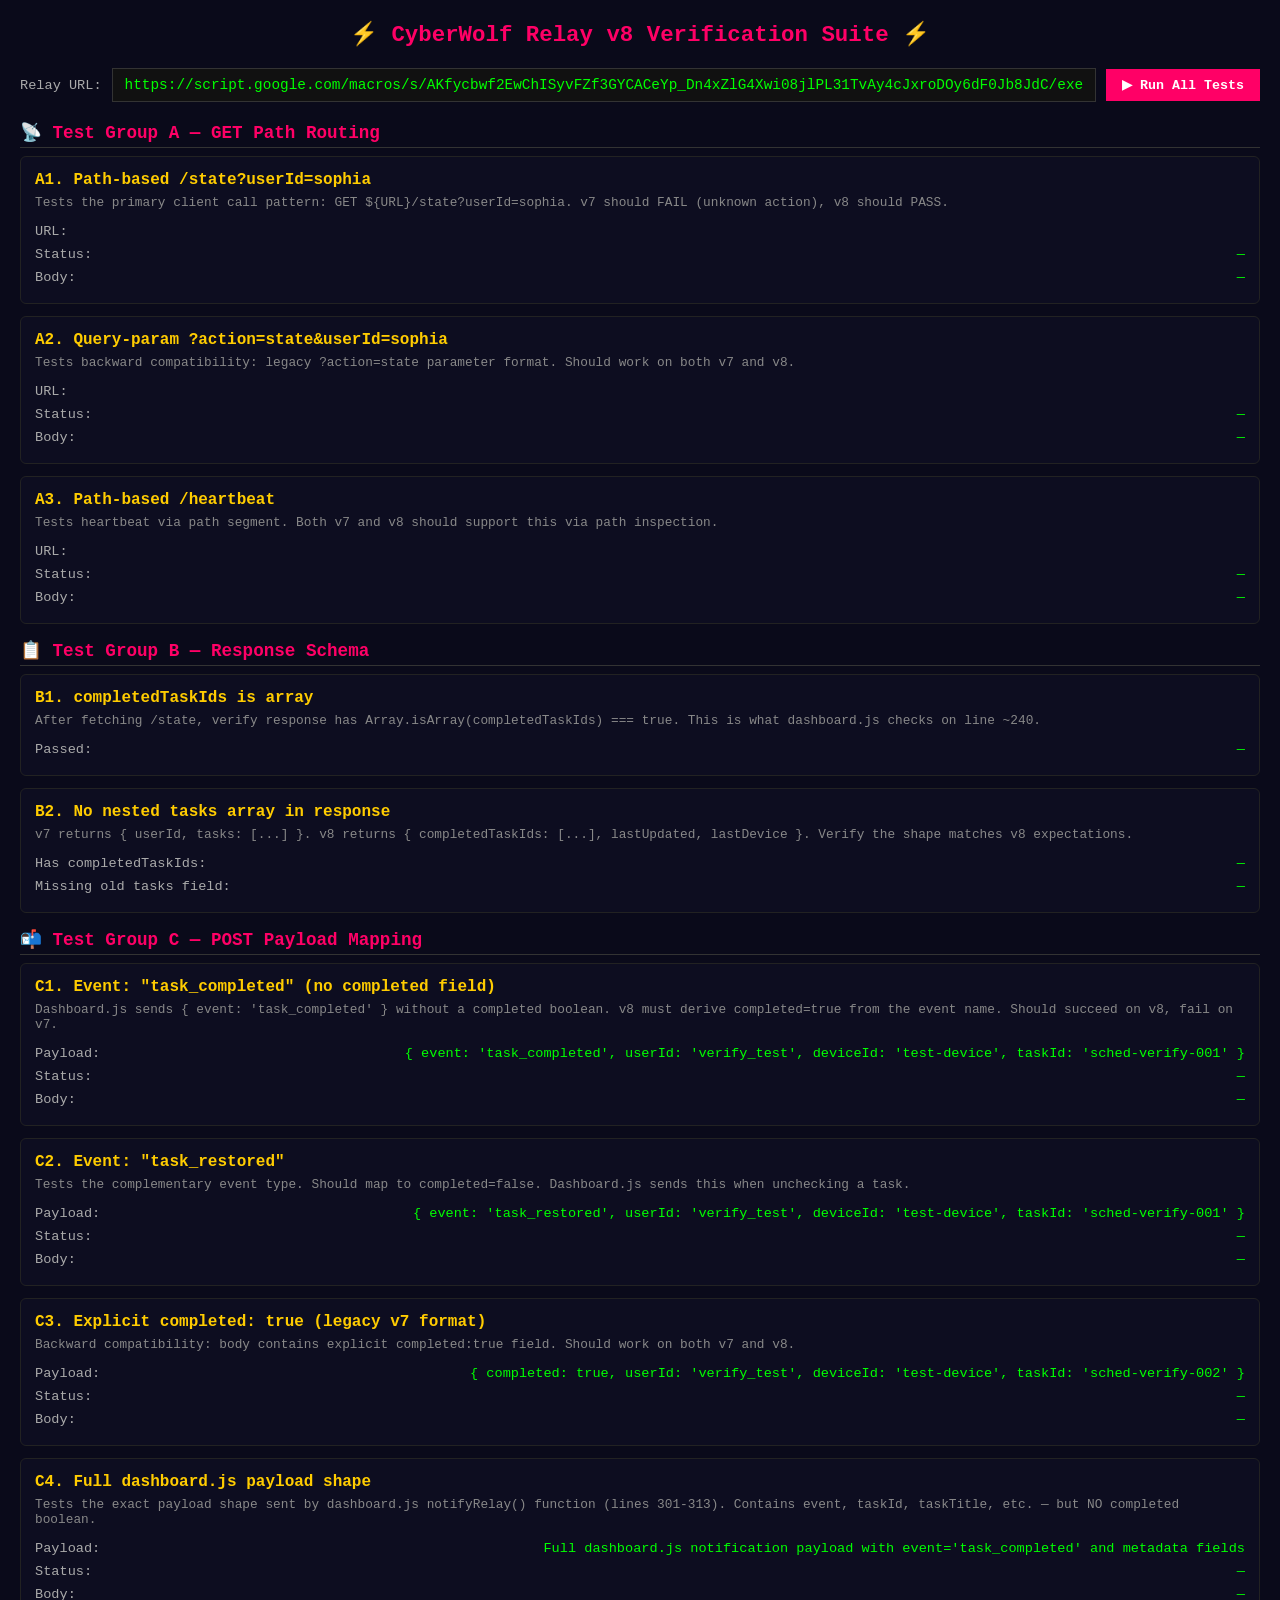
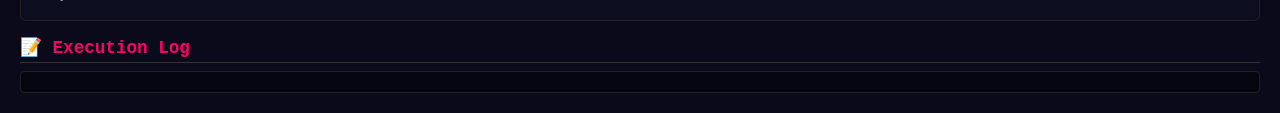
<file: docs/relay/verification_test_v8.html>
<!DOCTYPE html>
<html lang="en">
<head>
<meta charset="UTF-8">
<meta name="viewport" content="width=device-width, initial-scale=1.0">
<title>CyberWolf Relay v8 Verification</title>
<style>
  * { box-sizing: border-box; margin: 0; padding: 0; }
  body { font-family: 'Courier New', monospace; background: #0a0a1a; color: #00ff88; padding: 20px; min-height: 100vh; }
  h1 { text-align: center; color: #ff0066; margin-bottom: 20px; font-size: 1.4em; }
  h2 { color: #ff0066; margin: 16px 0 8px; font-size: 1.1em; border-bottom: 1px solid #333; padding-bottom: 4px; }
  .config-bar { display: flex; gap: 10px; align-items: center; margin-bottom: 20px; flex-wrap: wrap; }
  .config-bar label { color: #aaa; font-size: 0.85em; }
  .config-bar input { background: #111; border: 1px solid #333; color: #0f0; padding: 8px 12px; font-family: inherit; font-size: 0.9em; flex: 1; min-width: 300px; }
  .config-bar button { background: #ff0066; color: white; border: none; padding: 8px 16px; cursor: pointer; font-family: inherit; font-weight: bold; }
  .config-bar button:hover { background: #ff3388; }
  .test-group { background: #0d0d20; border: 1px solid #222; border-radius: 6px; padding: 14px; margin-bottom: 12px; }
  .test-name { font-weight: bold; color: #ffcc00; margin-bottom: 6px; }
  .test-desc { color: #888; font-size: 0.8em; margin-bottom: 10px; }
  .test-row { display: flex; justify-content: space-between; align-items: center; padding: 4px 0; font-size: 0.85em; }
  .test-label { color: #aaa; }
  .test-value { color: #0f0; word-break: break-all; text-align: right; max-width: 70%; }
  .PASS { color: #00ff88 !important; }
  .FAIL { color: #ff3344 !important; }
  .RUNNING { color: #ffcc00 !important; }
  .status-badge { display: inline-block; padding: 1px 8px; border-radius: 3px; font-size: 0.75em; font-weight: bold; }
  .badge-pass { background: #003322; color: #00ff88; }
  .badge-fail { background: #330011; color: #ff3344; }
  .badge-run { background: #333300; color: #ffcc00; }
  .log-area { background: #050510; border: 1px solid #222; border-radius: 4px; padding: 10px; max-height: 200px; overflow-y: auto; font-size: 0.78em; color: #888; line-height: 1.5; }
  .log-entry { padding: 2px 0; }
  .log-entry.ok { color: #00ff88; }
  .log-entry.err { color: #ff3344; }
  .log-entry.info { color: #8888ff; }
  .btn-row { display: flex; gap: 10px; margin: 16px 0; }
  .btn { padding: 10px 20px; border: none; border-radius: 4px; cursor: pointer; font-family: inherit; font-weight: bold; font-size: 0.9em; }
  .btn-primary { background: #ff0066; color: white; }
  .btn-primary:hover { background: #ff3388; }
  .btn-secondary { background: #222; color: #0f0; border: 1px solid #444; }
  .btn-secondary:hover { background: #333; }
  .summary { background: #0d0d20; border: 2px solid #333; border-radius: 8px; padding: 16px; margin-top: 16px; }
  .summary-title { color: #ff0066; font-size: 1.1em; margin-bottom: 8px; }
  .summary-score { font-size: 2em; font-weight: bold; text-align: center; margin: 12px 0; }
  .score-good { color: #00ff88; }
  .score-warn { color: #ffcc00; }
  .score-bad { color: #ff3344; }
  code { background: #1a1a2e; padding: 2px 6px; border-radius: 3px; font-size: 0.85em; }
</style>
</head>
<body>

<h1>⚡ CyberWolf Relay v8 Verification Suite ⚡</h1>

<div class="config-bar">
  <label for="relay-url">Relay URL:</label>
  <input id="relay-url" type="text" value="https://script.google.com/macros/s/AKfycbwf2EwChISyvFZf3GYCACeYp_Dn4xZlG4Xwi08jlPL31TvAy4cJxroDOy6dF0Jb8JdC/exec" placeholder="Enter your Apps Script web app URL">
  <button onclick="runAllTests()">▶ Run All Tests</button>
</div>

<!-- TEST GROUP 1: GET Routing -->
<h2>📡 Test Group A — GET Path Routing</h2>

<div class="test-group" id="tg-routing1">
  <div class="test-name">A1. Path-based /state?userId=sophia</div>
  <div class="test-desc">Tests the primary client call pattern: GET ${URL}/state?userId=sophia. v7 should FAIL (unknown action), v8 should PASS.</div>
  <div class="test-row"><span class="test-label">URL:</span><span class="test-value" id="r-a1"></span></div>
  <div class="test-row"><span class="test-label">Status:</span><span class="test-value" id="r-a1-status">—</span></div>
  <div class="test-row"><span class="test-label">Body:</span><span class="test-value" id="r-a1-body">—</span></div>
</div>

<div class="test-group" id="tg-routing2">
  <div class="test-name">A2. Query-param ?action=state&userId=sophia</div>
  <div class="test-desc">Tests backward compatibility: legacy ?action=state parameter format. Should work on both v7 and v8.</div>
  <div class="test-row"><span class="test-label">URL:</span><span class="test-value" id="r-a2"></span></div>
  <div class="test-row"><span class="test-label">Status:</span><span class="test-value" id="r-a2-status">—</span></div>
  <div class="test-row"><span class="test-label">Body:</span><span class="test-value" id="r-a2-body">—</span></div>
</div>

<div class="test-group" id="tg-routing3">
  <div class="test-name">A3. Path-based /heartbeat</div>
  <div class="test-desc">Tests heartbeat via path segment. Both v7 and v8 should support this via path inspection.</div>
  <div class="test-row"><span class="test-label">URL:</span><span class="test-value" id="r-a3"></span></div>
  <div class="test-row"><span class="test-label">Status:</span><span class="test-value" id="r-a3-status">—</span></div>
  <div class="test-row"><span class="test-label">Body:</span><span class="test-value" id="r-a3-body">—</span></div>
</div>

<!-- TEST GROUP 2: Response Schema -->
<h2>📋 Test Group B — Response Schema</h2>

<div class="test-group" id="tg-schema1">
  <div class="test-name">B1. completedTaskIds is array</div>
  <div class="test-desc">After fetching /state, verify response has Array.isArray(completedTaskIds) === true. This is what dashboard.js checks on line ~240.</div>
  <div class="test-row"><span class="test-label">Passed:</span><span class="test-value" id="r-b1">—</span></div>
</div>

<div class="test-group" id="tg-schema2">
  <div class="test-name">B2. No nested tasks array in response</div>
  <div class="test-desc">v7 returns { userId, tasks: [...] }. v8 returns { completedTaskIds: [...], lastUpdated, lastDevice }. Verify the shape matches v8 expectations.</div>
  <div class="test-row"><span class="test-label">Has completedTaskIds:</span><span class="test-value" id="r-b2-has">—</span></div>
  <div class="test-row"><span class="test-label">Missing old tasks field:</span><span class="test-value" id="r-b2-nomissing">—</span></div>
</div>

<!-- TEST GROUP 3: POST Payload Mapping -->
<h2>📬 Test Group C — POST Payload Mapping</h2>

<div class="test-group" id="tg-post1">
  <div class="test-name">C1. Event: "task_completed" (no completed field)</div>
  <div class="test-desc">Dashboard.js sends { event: 'task_completed' } without a completed boolean. v8 must derive completed=true from the event name. Should succeed on v8, fail on v7.</div>
  <div class="test-row"><span class="test-label">Payload:</span><span class="test-value" id="r-c1-payload">{ event: 'task_completed', userId: 'verify_test', deviceId: 'test-device', taskId: 'sched-verify-001' }</span></div>
  <div class="test-row"><span class="test-label">Status:</span><span class="test-value" id="r-c1-status">—</span></div>
  <div class="test-row"><span class="test-label">Body:</span><span class="test-value" id="r-c1-body">—</span></div>
</div>

<div class="test-group" id="tg-post2">
  <div class="test-name">C2. Event: "task_restored"</div>
  <div class="test-desc">Tests the complementary event type. Should map to completed=false. Dashboard.js sends this when unchecking a task.</div>
  <div class="test-row"><span class="test-label">Payload:</span><span class="test-value" id="r-c2-payload">{ event: 'task_restored', userId: 'verify_test', deviceId: 'test-device', taskId: 'sched-verify-001' }</span></div>
  <div class="test-row"><span class="test-label">Status:</span><span class="test-value" id="r-c2-status">—</span></div>
  <div class="test-row"><span class="test-label">Body:</span><span class="test-value" id="r-c2-body">—</span></div>
</div>

<div class="test-group" id="tg-post3">
  <div class="test-name">C3. Explicit completed: true (legacy v7 format)</div>
  <div class="test-desc">Backward compatibility: body contains explicit completed:true field. Should work on both v7 and v8.</div>
  <div class="test-row"><span class="test-label">Payload:</span><span class="test-value" id="r-c3-payload">{ completed: true, userId: 'verify_test', deviceId: 'test-device', taskId: 'sched-verify-002' }</span></div>
  <div class="test-row"><span class="test-label">Status:</span><span class="test-value" id="r-c3-status">—</span></div>
  <div class="test-row"><span class="test-label">Body:</span><span class="test-value" id="r-c3-body">—</span></div>
</div>

<div class="test-group" id="tg-post4">
  <div class="test-name">C4. Full dashboard.js payload shape</div>
  <div class="test-desc">Tests the exact payload shape sent by dashboard.js notifyRelay() function (lines 301-313). Contains event, taskId, taskTitle, etc. — but NO completed boolean.</div>
  <div class="test-row"><span class="test-label">Payload:</span><span class="test-value" id="r-c4-payload">Full dashboard.js notification payload with event='task_completed' and metadata fields</span></div>
  <div class="test-row"><span class="test-label">Status:</span><span class="test-value" id="r-c4-status">—</span></div>
  <div class="test-row"><span class="test-label">Body:</span><span class="test-value" id="r-c4-body">—</span></div>
</div>

<!-- LOG -->
<h2>📝 Execution Log</h2>
<div class="log-area" id="log-area"></div>

<!-- SUMMARY -->
<div class="summary" id="summary" style="display:none;">
  <div class="summary-title">VERIFICATION RESULTS</div>
  <div class="summary-score" id="summary-score"></div>
  <div id="summary-details"></div>
</div>

<script>
const tests = [];
let results = [];

function log(msg, cls = '') {
  const area = document.getElementById('log-area');
  const entry = document.createElement('div');
  entry.className = `log-entry ${cls}`;
  entry.textContent = `[${new Date().toLocaleTimeString()}] ${msg}`;
  area.appendChild(entry);
  area.scrollTop = area.scrollHeight;
}

function setResult(testId, passed, detail) {
  const el = document.getElementById(`r-${testId}-status`);
  if (el) {
    el.innerHTML = `<span class="status-badge ${passed ? 'badge-pass' : 'badge-fail'}">${passed ? '✓ PASS' : '✗ FAIL'}</span>${detail ? ' ' + detail : ''}`;
  }
  results.push({ id: testId, passed, detail });
}

function setBodyResult(testId, body) {
  const el = document.getElementById(`r-${testId}-body`);
  if (el) {
    try { el.textContent = JSON.stringify(typeof body === 'string' ? JSON.parse(body) : body, null, 2); }
    catch(e) { el.textContent = typeof body === 'string' ? body : String(body); }
  }
}

// ===== ROUTING TESTS =====
async function testA1() {
  const url = document.getElementById('relay-url').value.replace(/\/+$/, '');
  const fullUrl = `${url}/state?userId=verify_test`;
  document.getElementById('r-a1').textContent = fullUrl;
  try {
    const resp = await fetch(fullUrl, { signal: AbortSignal.timeout(8000) });
    const body = await resp.text();
    let parsed;
    try { parsed = JSON.parse(body); } catch(e) { parsed = { raw: body }; }
    setBodyResult('a1', body);
    const hasCompletedIds = parsed.completedTaskIds !== undefined && Array.isArray(parsed.completedTaskIds);
    const isOldSchema = parsed.tasks !== undefined && !hasCompletedIds;
    setResult('a1', hasCompletedIds, isOldSchema ? '(old schema! upgrade to v8)' : '');
  } catch(e) {
    log(`A1 ERROR: ${e.message}`, 'err');
    setResult('a1', false, `error: ${e.message}`);
  }
}

async function testA2() {
  const url = document.getElementById('relay-url').value.replace(/\/+$/, '');
  const fullUrl = `${url}?action=state&userId=verify_test`;
  document.getElementById('r-a2').textContent = fullUrl;
  try {
    const resp = await fetch(fullUrl, { signal: AbortSignal.timeout(8000) });
    const body = await resp.text();
    let parsed;
    try { parsed = JSON.parse(body); } catch(e) { parsed = { raw: body }; }
    setBodyResult('a2', body);
    const hasCompletedIds = parsed.completedTaskIds !== undefined && Array.isArray(parsed.completedTaskIds);
    const isOldSchema = parsed.tasks !== undefined && !hasCompletedIds;
    setResult('a2', hasCompletedIds, isOldSchema ? '(old schema! upgrade to v8)' : '');
  } catch(e) {
    log(`A2 ERROR: ${e.message}`, 'err');
    setResult('a2', false, `error: ${e.message}`);
  }
}

async function testA3() {
  const url = document.getElementById('relay-url').value.replace(/\/+$/, '');
  const fullUrl = `${url}/heartbeat`;
  document.getElementById('r-a3').textContent = fullUrl;
  try {
    const resp = await fetch(fullUrl, { signal: AbortSignal.timeout(8000) });
    const body = await resp.text();
    let parsed;
    try { parsed = JSON.parse(body); } catch(e) { parsed = { raw: body }; }
    setBodyResult('a3', body);
    setResult('a3', parsed.status === 'ok', `rows: ${parsed.rows ?? 'N/A'}`);
  } catch(e) {
    log(`A3 ERROR: ${e.message}`, 'err');
    setResult('a3', false, `error: ${e.message}`);
  }
}

// ===== SCHEMA TESTS =====
function runSchemaChecks(bodyStr) {
  let parsed;
  try { parsed = JSON.parse(bodyStr); } catch(e) { parsed = {}; }
  
  // B1: completedTaskIds is array
  const b1 = Array.isArray(parsed.completedTaskIds);
  document.getElementById('r-b1').innerHTML = `<span class="${b1 ? 'PASS' : 'FAIL'}">${b1 ? '✓ Yes — valid' : '✗ No — missing or not array'}</span>`;
  results.push({ id: 'b1', passed: b1, detail: '' });
  
  // B2: has completedTaskIds, no old tasks field
  const hasNew = parsed.completedTaskIds !== undefined;
  const noOld = parsed.tasks === undefined;
  document.getElementById('r-b2-has').innerHTML = `<span class="${hasNew ? 'PASS' : 'FAIL'}">${hasNew ? '✓ Present' : '✗ Missing'}</span>`;
  document.getElementById('r-b2-nomissing').innerHTML = `<span class="${noOld ? 'PASS' : 'FAIL'}">${noOld ? '✓ Clean (no old schema)' : '✗ Still has tasks field'}</span>`;
  results.push({ id: 'b2', passed: hasNew && noOld, detail: '' });
}

// ===== POST TESTS =====
async function testC1() {
  const url = document.getElementById('relay-url').value.replace(/\/+$/, '');
  try {
    const resp = await fetch(url, {
      method: 'POST',
      headers: { 'Content-Type': 'application/json' },
      body: JSON.stringify({
        event: 'task_completed',
        userId: 'verify_test',
        deviceId: 'test-device',
        taskId: 'sched-verify-001'
      }),
      signal: AbortSignal.timeout(8000)
    });
    const body = await resp.text();
    setBodyResult('c1', body);
    let parsed;
    try { parsed = JSON.parse(body); } catch(e) { parsed = { raw: body }; }
    setResult('c1', parsed.ok === true, `version: ${parsed.version ?? 'N/A'}`);
  } catch(e) {
    log(`C1 ERROR: ${e.message}`, 'err');
    setResult('c1', false, `error: ${e.message}`);
  }
}

async function testC2() {
  const url = document.getElementById('relay-url').value.replace(/\/+$/, '');
  try {
    const resp = await fetch(url, {
      method: 'POST',
      headers: { 'Content-Type': 'application/json' },
      body: JSON.stringify({
        event: 'task_restored',
        userId: 'verify_test',
        deviceId: 'test-device',
        taskId: 'sched-verify-001'
      }),
      signal: AbortSignal.timeout(8000)
    });
    const body = await resp.text();
    setBodyResult('c2', body);
    let parsed;
    try { parsed = JSON.parse(body); } catch(e) { parsed = { raw: body }; }
    setResult('c2', parsed.ok === true, `version: ${parsed.version ?? 'N/A'}`);
  } catch(e) {
    log(`C2 ERROR: ${e.message}`, 'err');
    setResult('c2', false, `error: ${e.message}`);
  }
}

async function testC3() {
  const url = document.getElementById('relay-url').value.replace(/\/+$/, '');
  try {
    const resp = await fetch(url, {
      method: 'POST',
      headers: { 'Content-Type': 'application/json' },
      body: JSON.stringify({
        completed: true,
        userId: 'verify_test',
        deviceId: 'test-device',
        taskId: 'sched-verify-002'
      }),
      signal: AbortSignal.timeout(8000)
    });
    const body = await resp.text();
    setBodyResult('c3', body);
    let parsed;
    try { parsed = JSON.parse(body); } catch(e) { parsed = { raw: body }; }
    setResult('c3', parsed.ok === true, `version: ${parsed.version ?? 'N/A'}`);
  } catch(e) {
    log(`C3 ERROR: ${e.message}`, 'err');
    setResult('c3', false, `error: ${e.message}`);
  }
}

async function testC4() {
  const url = document.getElementById('relay-url').value.replace(/\/+$/, '');
  try {
    const payload = {
      userId: 'sophia',
      deviceId: 'browser-' + Math.random().toString(36).substr(2, 6),
      event: 'task_completed',
      taskId: 'sched-001',
      taskTitle: 'Daily Boot Sequence',
      taskVector: 'schedule',
      taskPriority: 'p0',
      remainingCompleted: 4,
      totalTasks: 12,
      timestamp: new Date().toISOString()
    };
    const resp = await fetch(url, {
      method: 'POST',
      headers: { 'Content-Type': 'application/json' },
      body: JSON.stringify(payload),
      signal: AbortSignal.timeout(8000)
    });
    const body = await resp.text();
    setBodyResult('c4', body);
    let parsed;
    try { parsed = JSON.parse(body); } catch(e) { parsed = { raw: body }; }
    setResult('c4', parsed.ok === true, `version: ${parsed.version ?? 'N/A'}`);
  } catch(e) {
    log(`C4 ERROR: ${e.message}`, 'err');
    setResult('c4', false, `error: ${e.message}`);
  }
}

// ===== RUN ALL =====
async function runAllTests() {
  results = [];
  document.getElementById('log-area').innerHTML = '';
  document.getElementById('summary').style.display = 'none';
  log('=== CyberWolf Relay v8 Verification Suite ===', 'info');
  
  const url = document.getElementById('relay-url').value.replace(/\/+$/, '');
  log(`Target relay: ${url}`, 'info');
  
  // Routing tests (parallel)
  log('Running GET routing tests...', 'info');
  await Promise.all([testA1(), testA2(), testA3()]);
  
  // Collect state body for schema checks
  log('Analyzing response schema from /state...', 'info');
  try {
    const resp = await fetch(`${url}/state?userId=verify_test`, { signal: AbortSignal.timeout(8000) });
    const body = await resp.text();
    runSchemaChecks(body);
  } catch(e) {
    document.getElementById('r-b1').textContent = `ERROR: ${e.message}`;
    document.getElementById('r-b2-has').textContent = `ERROR`;
    document.getElementById('r-b2-nomissing').textContent = `ERROR`;
    log(`Schema check ERROR: ${e.message}`, 'err');
  }
  
  // POST tests (parallel)
  log('Running POST payload mapping tests...', 'info');
  await Promise.all([testC1(), testC2(), testC3(), testC4()]);
  
  showSummary();
}

function showSummary() {
  const total = results.filter(r => r.id.startsWith('a') || r.id.startsWith('c')).length;
  const passed = results.filter(r => r.passed).length;
  const scoreEl = document.getElementById('summary-score');
  const pct = total > 0 ? Math.round(passed / total * 100) : 0;
  
  let scoreClass = 'score-bad';
  if (pct >= 100) scoreClass = 'score-good';
  else if (pct >= 75) scoreClass = 'score-warn';
  
  scoreEl.className = `summary-score ${scoreClass}`;
  scoreEl.textContent = `${passed}/${total} (${pct}%)`;
  
  let detailsHtml = '<div style="margin-top:12px;">';
  for (const r of results) {
    const icon = r.passed ? '✓' : '✗';
    detailsHtml += `<div style="padding:2px 0;color:${r.passed ? '#00ff88' : '#ff3344'}">${icon} ${r.id}: ${r.detail || (r.passed ? 'PASS' : 'FAIL')}</div>`;
  }
  detailsHtml += '</div>';
  
  document.getElementById('summary-details').innerHTML = detailsHtml;
  document.getElementById('summary').style.display = 'block';
  
  log(`\n=== Summary: ${passed}/${total} tests passed (${pct}%) ===`, passed === total ? 'ok' : 'err');
}
</script>

</body>
</html>
</file>
